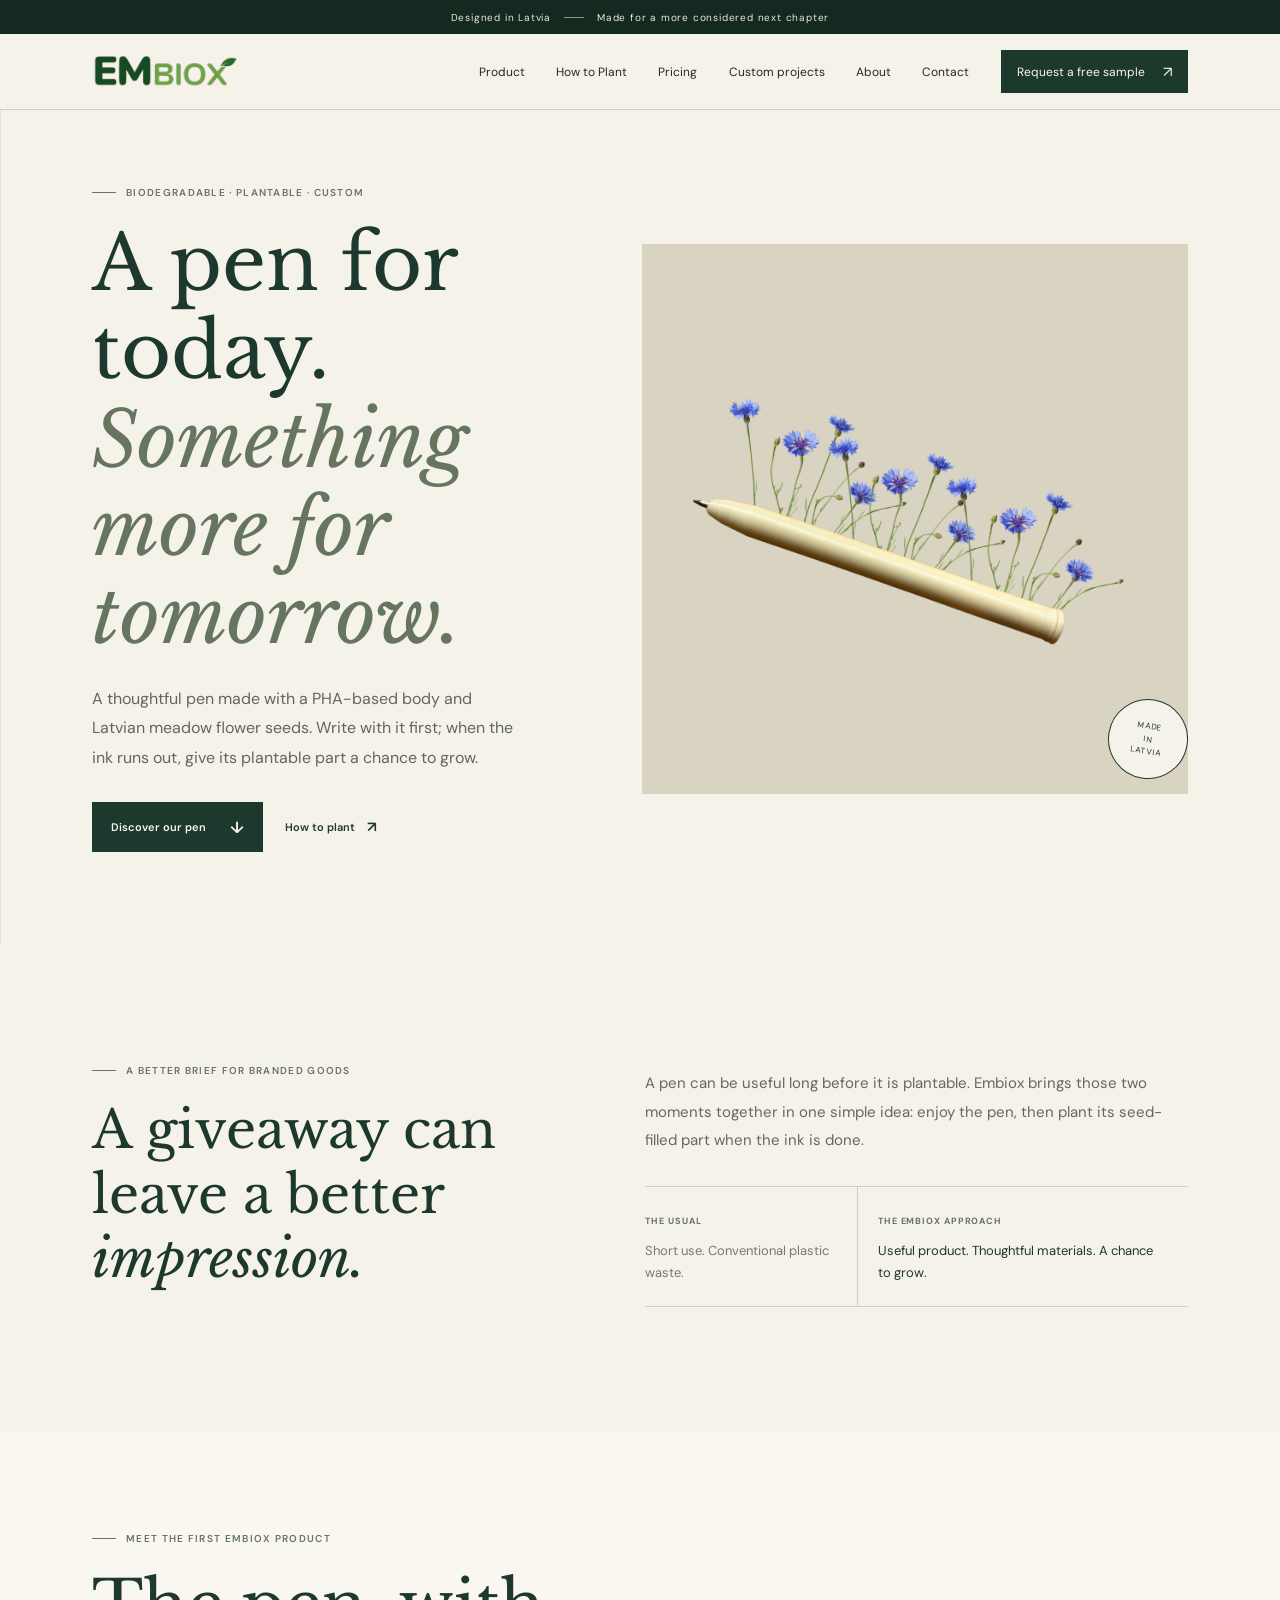
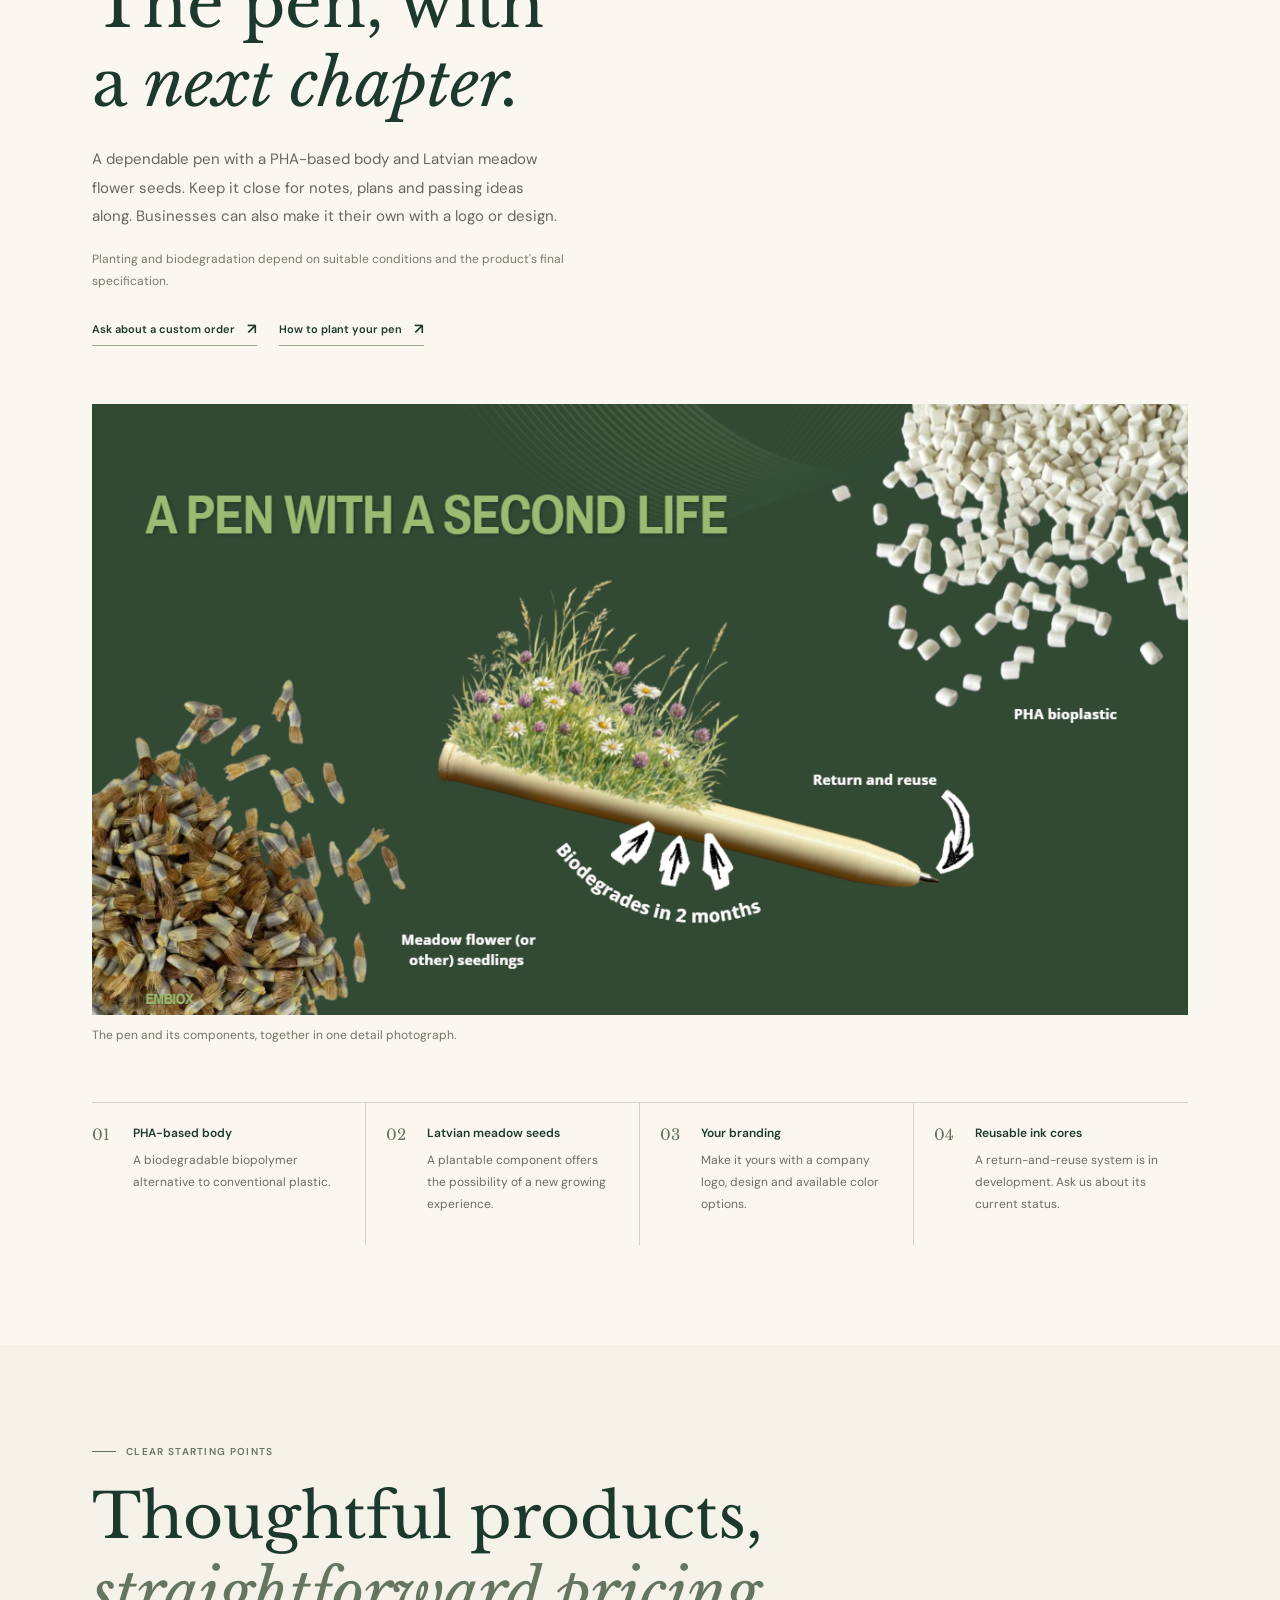
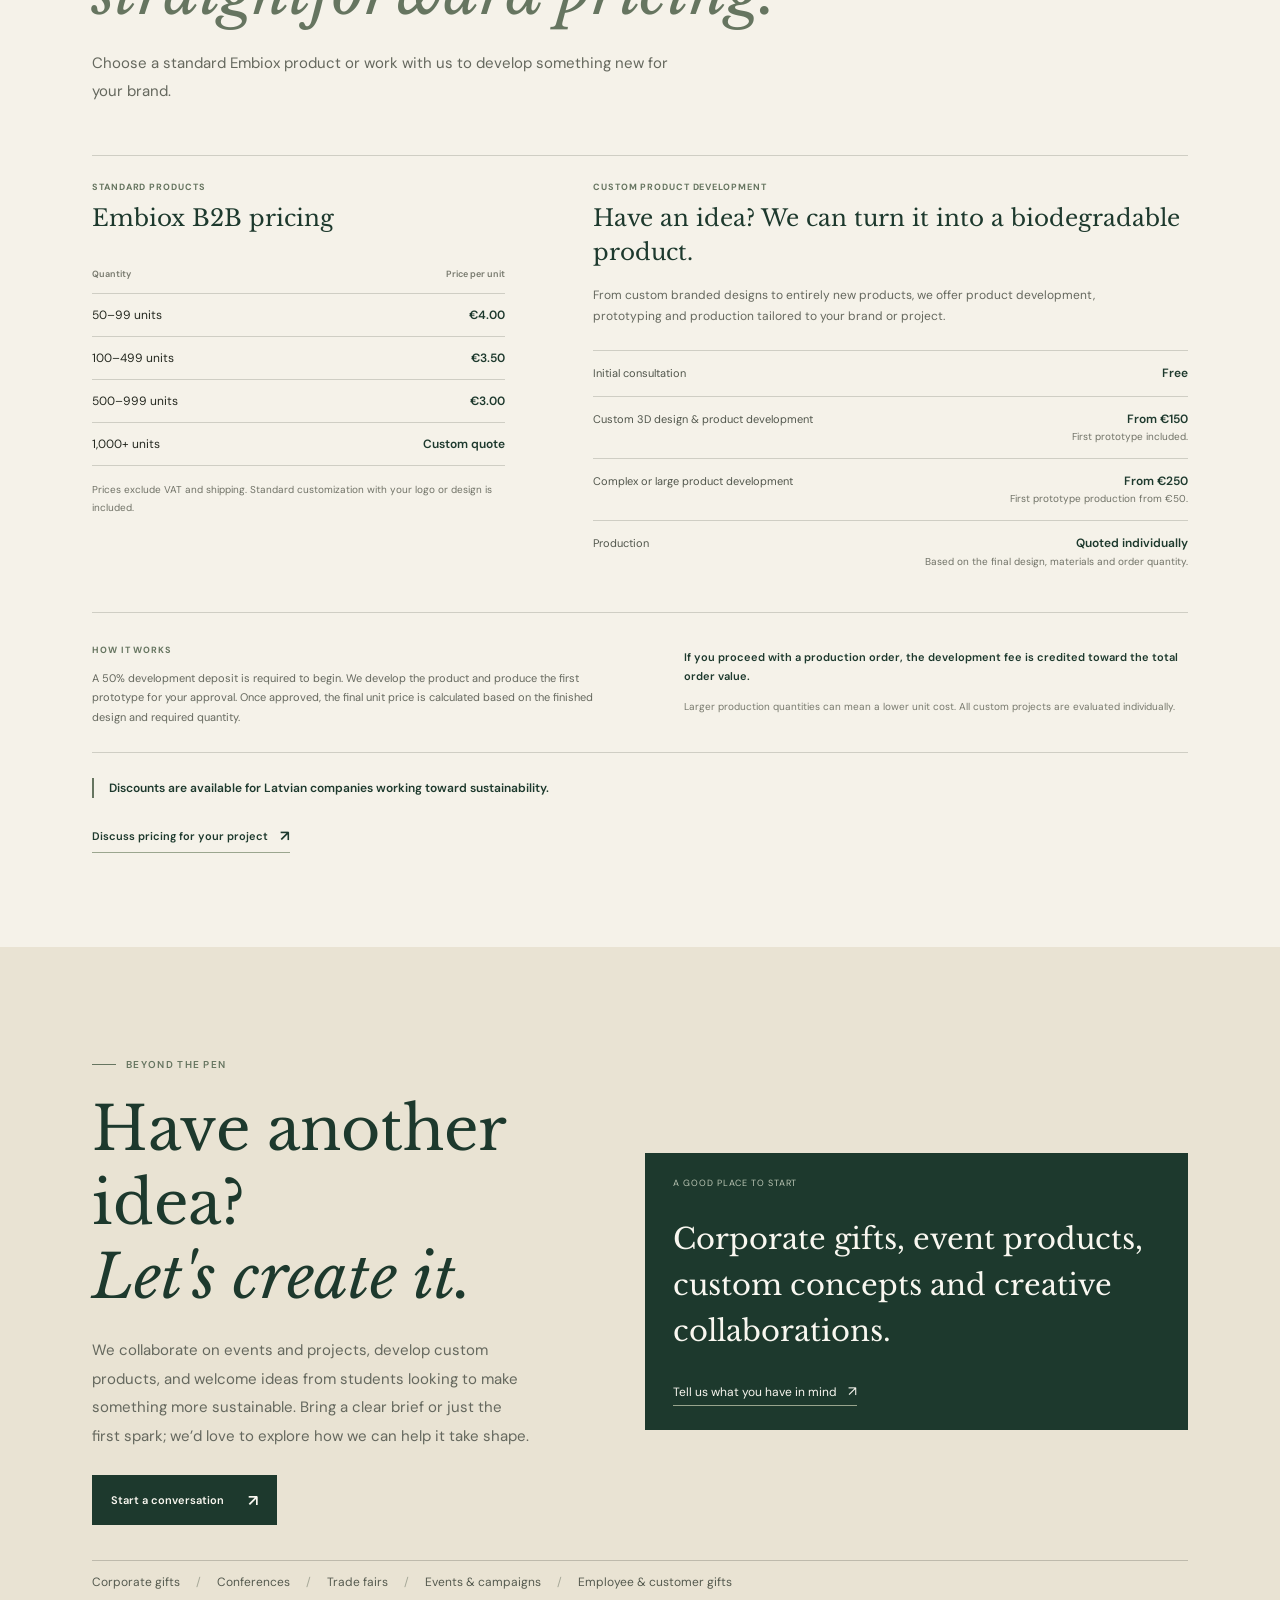
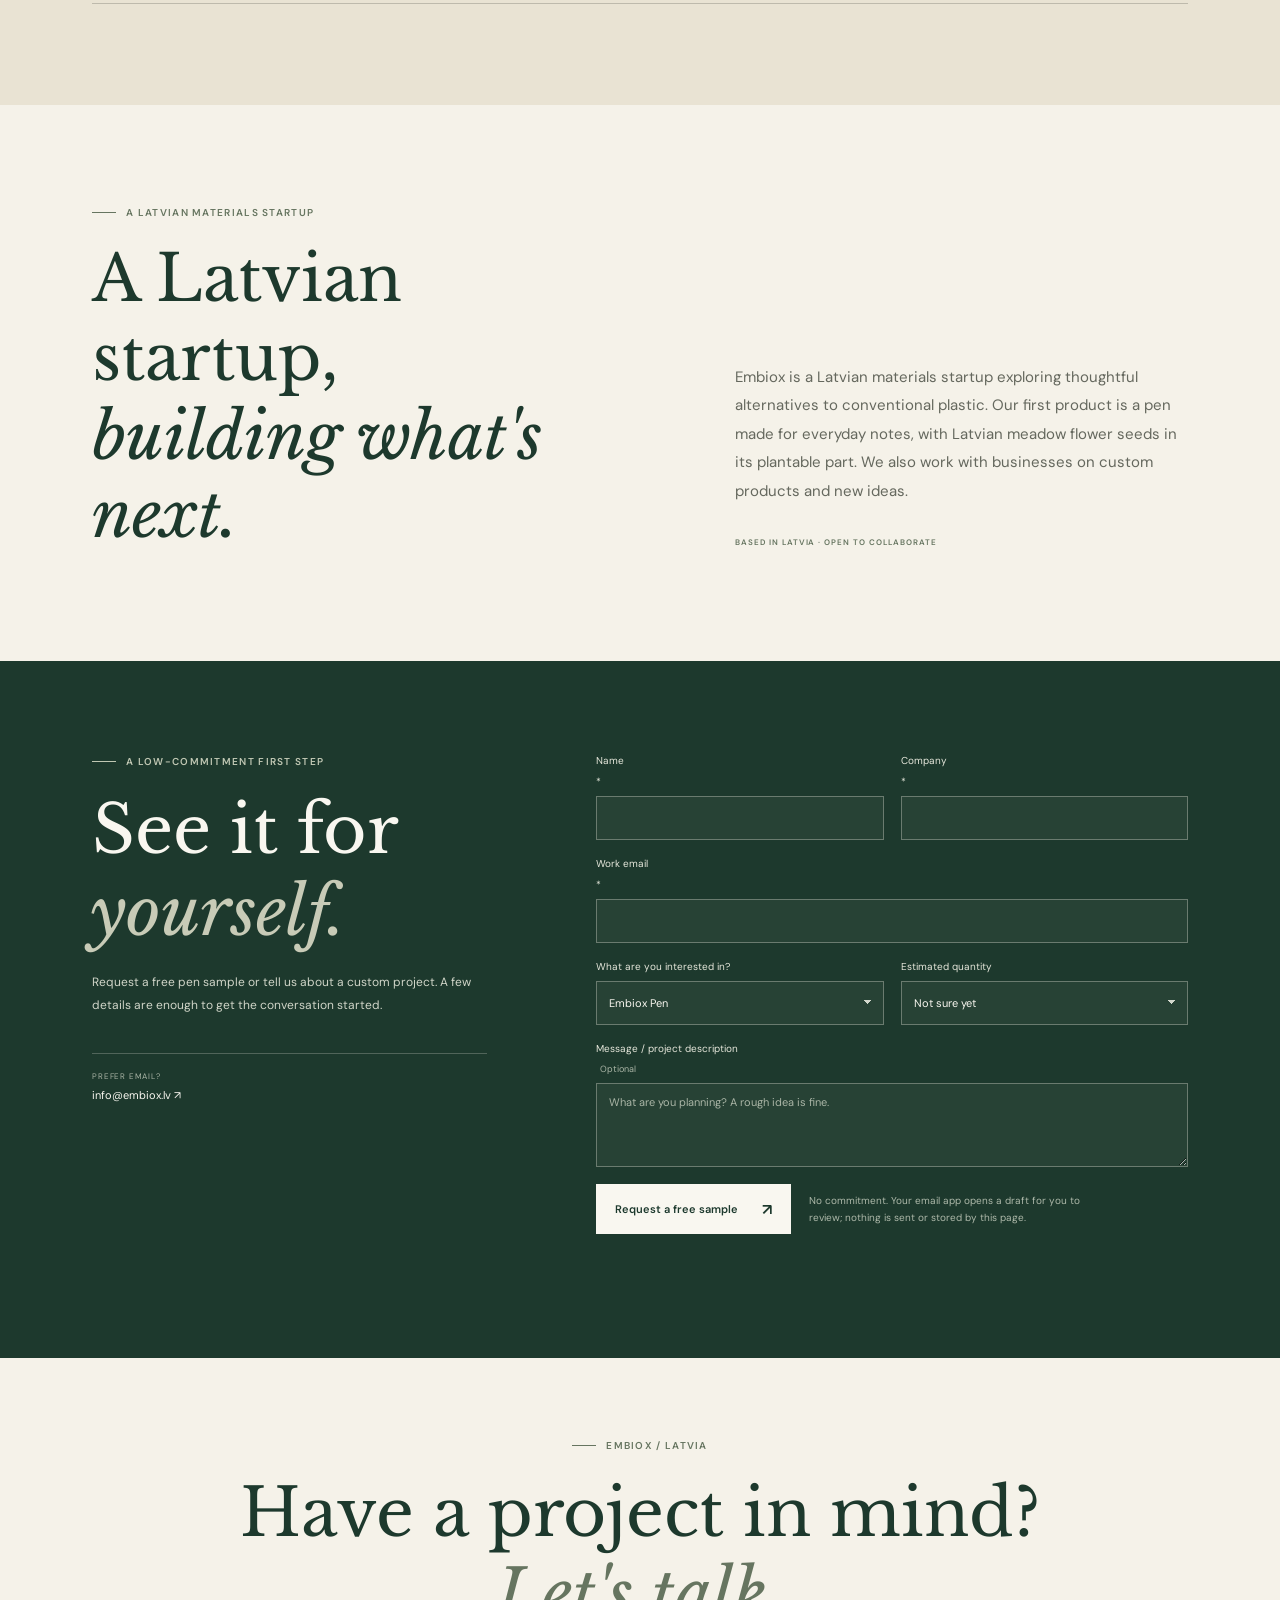
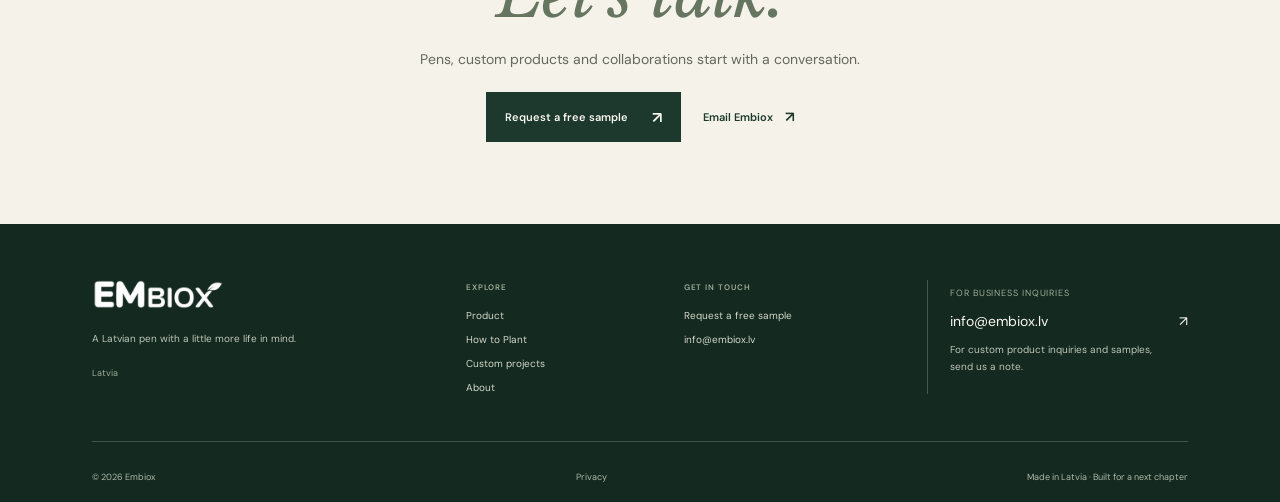
<file: index.html>
<!doctype html>
<html lang="en">
<head>
  <meta charset="utf-8">
  <meta name="viewport" content="width=device-width, initial-scale=1">
  <meta name="theme-color" content="#f5f2e9">
  <meta name="description" content="Embiox develops biodegradable and plantable promotional products for businesses, including custom branded pens made with PHA-based materials.">
  <meta property="og:type" content="website">
  <meta property="og:title" content="Embiox — Biodegradable &amp; Plantable Promotional Products">
  <meta property="og:description" content="Meet the plantable promotional pen, made with PHA-based material and Latvian meadow flower seeds.">
  <meta property="og:url" content="https://embiox.lv/">
  <title>Embiox — Biodegradable &amp; Plantable Promotional Products</title>
  <link rel="preconnect" href="https://fonts.googleapis.com">
  <link rel="preconnect" href="https://fonts.gstatic.com" crossorigin>
  <link href="https://fonts.googleapis.com/css2?family=DM+Sans:wght@400;500;600;700&amp;family=Libre+Baskerville:ital,wght@0,400;0,700;1,400&amp;display=swap" rel="stylesheet">
  <link rel="stylesheet" href="style.css">
  <script src="script.js" defer></script>
</head>
<body>
  <a class="skip-link" href="#main">Skip to content</a>
  <div class="announcement"><span>Designed in Latvia</span><span class="announcement-divider" aria-hidden="true"></span><span>Made for a more considered next chapter</span></div>
  <header class="site-header">
    <a class="wordmark" href="#top" aria-label="Embiox home"><img class="brand-logo" src="images/embiox-logo.png" alt="Embiox" width="636" height="144"></a>
    <button class="menu-toggle" type="button" aria-label="Open menu" aria-controls="primary-navigation" aria-expanded="false">
      <span></span><span></span>
    </button>
    <nav class="nav-links" id="primary-navigation" aria-label="Main navigation">
      <a href="#product">Product</a>
      <a href="how-to-plant/">How to Plant</a>
      <a href="#pricing">Pricing</a>
      <a href="#business">Custom projects</a>
      <a href="#about">About</a>
      <a href="#sample">Contact</a>
      <a class="nav-cta" href="#sample">Request a free sample <span aria-hidden="true">↗</span></a>
    </nav>
  </header>

  <main id="main">
    <section class="hero" id="top" aria-labelledby="hero-title">
      <div class="hero-copy reveal">
        <p class="eyebrow eyebrow-light"><span class="eyebrow-line"></span> Biodegradable · Plantable · Custom</p>
        <h1 id="hero-title">A pen for today.<br><em>Something more for tomorrow.</em></h1>
        <p class="hero-description">A thoughtful pen made with a PHA-based body and Latvian meadow flower seeds. Write with it first; when the ink runs out, give its plantable part a chance to grow.</p>
        <div class="hero-actions">
          <a class="button button-light" href="#product">Discover our pen <span aria-hidden="true">↓</span></a>
          <a class="text-link text-link-light" href="how-to-plant/">How to plant <span aria-hidden="true">↗</span></a>
        </div>
      </div>
      <div class="hero-art reveal">
        <img class="hero-photo" src="images/embiox-pen-hero.png" alt="Embiox biodegradable promotional pen with its planting capsule" width="1212" height="977" fetchpriority="high">
        <div class="hero-stamp" aria-hidden="true"><span>MADE</span><span>IN</span><span>LATVIA</span></div>
      </div>
    </section>

    <section class="problem section-pad" aria-labelledby="problem-title">
      <div class="section-heading reveal">
        <p class="eyebrow"><span class="eyebrow-line"></span> A better brief for branded goods</p>
        <h2 id="problem-title">A giveaway can leave a better <em>impression.</em></h2>
      </div>
      <div class="problem-body reveal">
        <p>A pen can be useful long before it is plantable. Embiox brings those two moments together in one simple idea: enjoy the pen, then plant its seed-filled part when the ink is done.</p>
        <div class="comparison" aria-label="A comparison of conventional promotional products and the Embiox approach">
          <div class="comparison-side comparison-muted"><span class="comparison-label">THE USUAL</span><p>Short use. Conventional plastic waste.</p></div>
          <div class="comparison-side comparison-featured"><span class="comparison-label">THE EMBIOX APPROACH</span><p>Useful product. Thoughtful materials. A chance to grow.</p></div>
        </div>
      </div>
    </section>

    <section class="product section-pad" id="product" aria-labelledby="product-title">
      <div class="product-copy reveal">
        <p class="eyebrow"><span class="eyebrow-line"></span> Meet the first Embiox product</p>
        <h2 id="product-title">The pen, with<br>a <em>next chapter.</em></h2>
        <p class="body-copy">A dependable pen with a PHA-based body and Latvian meadow flower seeds. Keep it close for notes, plans and passing ideas along. Businesses can also make it their own with a logo or design.</p>
        <p class="product-note">Planting and biodegradation depend on suitable conditions and the product's final specification.</p>
        <a class="text-link" href="#sample">Ask about a custom order <span aria-hidden="true">↗</span></a>
        <a class="text-link product-guide-link" href="how-to-plant/">How to plant your pen <span aria-hidden="true">↗</span></a>
      </div>
      <figure class="product-detail reveal">
        <div class="product-detail-frame">
          <img class="product-detail-photo" src="images/embiox-pen-detail.png" alt="Embiox pen components, including the body, ink core and seed capsule" width="1185" height="661" loading="lazy">
        </div>
        <figcaption>The pen and its components, together in one detail photograph.</figcaption>
      </figure>
      <div class="feature-list">
        <article class="feature-item reveal"><span class="feature-index">01</span><div><h3>PHA-based body</h3><p>A biodegradable biopolymer alternative to conventional plastic.</p></div></article>
        <article class="feature-item reveal"><span class="feature-index">02</span><div><h3>Latvian meadow seeds</h3><p>A plantable component offers the possibility of a new growing experience.</p></div></article>
        <article class="feature-item reveal"><span class="feature-index">03</span><div><h3>Your branding</h3><p>Make it yours with a company logo, design and available color options.</p></div></article>
        <article class="feature-item reveal"><span class="feature-index">04</span><div><h3>Reusable ink cores</h3><p>A return-and-reuse system is in development. Ask us about its current status.</p></div></article>
      </div>
    </section>

    <section class="pricing section-pad" id="pricing" aria-labelledby="pricing-title">
      <div class="pricing-intro reveal">
        <p class="eyebrow"><span class="eyebrow-line"></span> Clear starting points</p>
        <h2 id="pricing-title">Thoughtful products,<br><em>straightforward pricing.</em></h2>
        <p class="body-copy">Choose a standard Embiox product or work with us to develop something new for your brand.</p>
      </div>
      <div class="pricing-panels">
        <div class="pricing-panel reveal">
          <p class="pricing-kicker">STANDARD PRODUCTS</p>
          <h3>Embiox B2B pricing</h3>
          <table class="price-table">
            <caption class="sr-only">Embiox standard product pricing by order quantity</caption>
            <thead><tr><th scope="col">Quantity</th><th scope="col">Price per unit</th></tr></thead>
            <tbody>
              <tr><td>50–99 units</td><td>€4.00</td></tr>
              <tr><td>100–499 units</td><td>€3.50</td></tr>
              <tr><td>500–999 units</td><td>€3.00</td></tr>
              <tr><td>1,000+ units</td><td>Custom quote</td></tr>
            </tbody>
          </table>
          <p class="pricing-footnote">Prices exclude VAT and shipping. Standard customization with your logo or design is included.</p>
        </div>
        <div class="pricing-panel pricing-custom reveal">
          <p class="pricing-kicker">CUSTOM PRODUCT DEVELOPMENT</p>
          <h3>Have an idea? We can turn it into a biodegradable product.</h3>
          <p class="pricing-description">From custom branded designs to entirely new products, we offer product development, prototyping and production tailored to your brand or project.</p>
          <dl class="development-prices">
            <div><dt>Initial consultation</dt><dd>Free</dd></div>
            <div><dt>Custom 3D design &amp; product development</dt><dd>From €150 <span>First prototype included.</span></dd></div>
            <div><dt>Complex or large product development</dt><dd>From €250 <span>First prototype production from €50.</span></dd></div>
            <div><dt>Production</dt><dd>Quoted individually <span>Based on the final design, materials and order quantity.</span></dd></div>
          </dl>
        </div>
      </div>
      <div class="pricing-process reveal">
        <div><span class="pricing-kicker">HOW IT WORKS</span><p>A 50% development deposit is required to begin. We develop the product and produce the first prototype for your approval. Once approved, the final unit price is calculated based on the finished design and required quantity.</p></div>
        <div><p class="pricing-credit">If you proceed with a production order, the development fee is credited toward the total order value.</p><p class="pricing-small">Larger production quantities can mean a lower unit cost. All custom projects are evaluated individually.</p></div>
      </div>
      <p class="pricing-local reveal">Discounts are available for Latvian companies working toward sustainability.</p>
      <a class="text-link pricing-link reveal" href="#sample">Discuss pricing for your project <span aria-hidden="true">↗</span></a>
    </section>

    <section class="business section-pad" id="business" aria-labelledby="business-title">
      <div class="business-copy reveal">
        <p class="eyebrow"><span class="eyebrow-line"></span> Beyond the pen</p>
        <h2 id="business-title">Have another idea?<br><em>Let's create it.</em></h2>
        <p class="body-copy">We collaborate on events and projects, develop custom products, and welcome ideas from students looking to make something more sustainable. Bring a clear brief or just the first spark; we’d love to explore how we can help it take shape.</p>
        <a class="button button-dark" href="#sample">Start a conversation <span aria-hidden="true">↗</span></a>
      </div>
      <div class="custom-note reveal">
        <span class="placeholder-topline">A GOOD PLACE TO START</span>
        <p>Corporate gifts, event products, custom concepts and creative collaborations.</p>
        <a href="#sample">Tell us what you have in mind <span aria-hidden="true">↗</span></a>
      </div>
      <div class="use-cases reveal" aria-label="Suitable business use cases">
        <span>Corporate gifts</span><span>Conferences</span><span>Trade fairs</span><span>Events &amp; campaigns</span><span>Employee &amp; customer gifts</span>
      </div>
    </section>

    <section class="about section-pad" id="about" aria-labelledby="about-title">
      <p class="eyebrow reveal"><span class="eyebrow-line"></span> A Latvian materials startup</p>
      <div class="about-layout">
        <h2 class="reveal" id="about-title">A Latvian startup, <em>building what's next.</em></h2>
        <div class="about-copy reveal"><p>Embiox is a Latvian materials startup exploring thoughtful alternatives to conventional plastic. Our first product is a pen made for everyday notes, with Latvian meadow flower seeds in its plantable part. We also work with businesses on custom products and new ideas.</p><span class="latvia-mark">BASED IN LATVIA · OPEN TO COLLABORATE</span></div>
      </div>
    </section>

    <section class="sample section-pad" id="sample" aria-labelledby="sample-title">
      <div class="sample-intro reveal">
        <p class="eyebrow eyebrow-light"><span class="eyebrow-line"></span> A low-commitment first step</p>
        <h2 id="sample-title">See it for<br><em>yourself.</em></h2>
        <p>Request a free pen sample or tell us about a custom project. A few details are enough to get the conversation started.</p>
        <div class="sample-contact"><span>Prefer email?</span><a href="mailto:info@embiox.lv">info@embiox.lv <span aria-hidden="true">↗</span></a></div>
      </div>
      <form class="sample-form" id="sample-form">
        <div class="form-row">
          <label for="name">Name <span aria-hidden="true">*</span><input id="name" name="name" autocomplete="name" required></label>
          <label for="company">Company <span aria-hidden="true">*</span><input id="company" name="company" autocomplete="organization" required></label>
        </div>
        <label for="email">Work email <span aria-hidden="true">*</span><input id="email" name="email" type="email" autocomplete="email" required></label>
        <div class="form-row">
          <label for="interest">What are you interested in?<select id="interest" name="interest"><option value="Embiox Pen">Embiox Pen</option><option value="Custom Product">Custom Product</option><option value="Corporate Gifts">Corporate Gifts</option><option value="Event / Campaign">Event / Campaign</option><option value="Collaboration">Collaboration</option><option value="Other">Other</option></select></label>
          <label for="quantity">Estimated quantity<select id="quantity" name="quantity"><option value="Not sure yet">Not sure yet</option><option value="Under 100">Under 100</option><option>100–499</option><option>500–999</option><option>1,000–4,999</option><option>5,000+</option></select></label>
        </div>
        <label for="message">Message / project description <span class="optional">Optional</span><textarea id="message" name="message" rows="3" placeholder="What are you planning? A rough idea is fine."></textarea></label>
        <div class="form-submit"><button class="button button-light" type="submit">Request a free sample <span aria-hidden="true">↗</span></button><p class="privacy-note">No commitment. Your email app opens a draft for you to review; nothing is sent or stored by this page.</p></div>
        <p class="form-status" id="form-status" role="status" aria-live="polite"></p>
      </form>
    </section>

    <section class="business-close section-pad" aria-labelledby="business-close-title">
      <p class="eyebrow reveal"><span class="eyebrow-line"></span> Embiox / Latvia</p>
      <h2 class="reveal" id="business-close-title">Have a project in mind?<br><em>Let's talk.</em></h2>
      <p class="reveal">Pens, custom products and collaborations start with a conversation.</p>
      <div class="hero-actions reveal"><a class="button button-dark" href="#sample">Request a free sample <span aria-hidden="true">↗</span></a><a class="text-link" href="mailto:info@embiox.lv">Email Embiox <span aria-hidden="true">↗</span></a></div>
    </section>
  </main>

  <footer class="site-footer">
    <div class="footer-main">
      <div class="footer-brand-block"><a class="wordmark wordmark-footer" href="#top" aria-label="Embiox home"><img class="brand-logo" src="images/embiox-logo.png" alt="Embiox" width="636" height="144"></a><p>A Latvian pen with a little more life in mind.</p><span>Latvia</span></div>
      <div class="footer-column"><h2>Explore</h2><a href="#product">Product</a><a href="how-to-plant/">How to Plant</a><a href="#business">Custom projects</a><a href="#about">About</a></div>
      <div class="footer-column"><h2>Get in touch</h2><a href="#sample">Request a free sample</a><a href="mailto:info@embiox.lv">info@embiox.lv</a></div>
      <div class="footer-note-block"><span>FOR BUSINESS INQUIRIES</span><a href="mailto:info@embiox.lv">info@embiox.lv <span aria-hidden="true">↗</span></a><p>For custom product inquiries and samples, send us a note.</p></div>
    </div>
    <div class="footer-bottom"><span>© 2026 Embiox</span><a href="#privacy-note">Privacy</a><span>Made in Latvia · Built for a next chapter</span></div>
  </footer>
  <p class="sr-only" id="privacy-note">Information submitted through this website is not stored. The sample request form opens an email draft addressed to Embiox so you can review it before sending.</p>
</body>
</html>
</file>
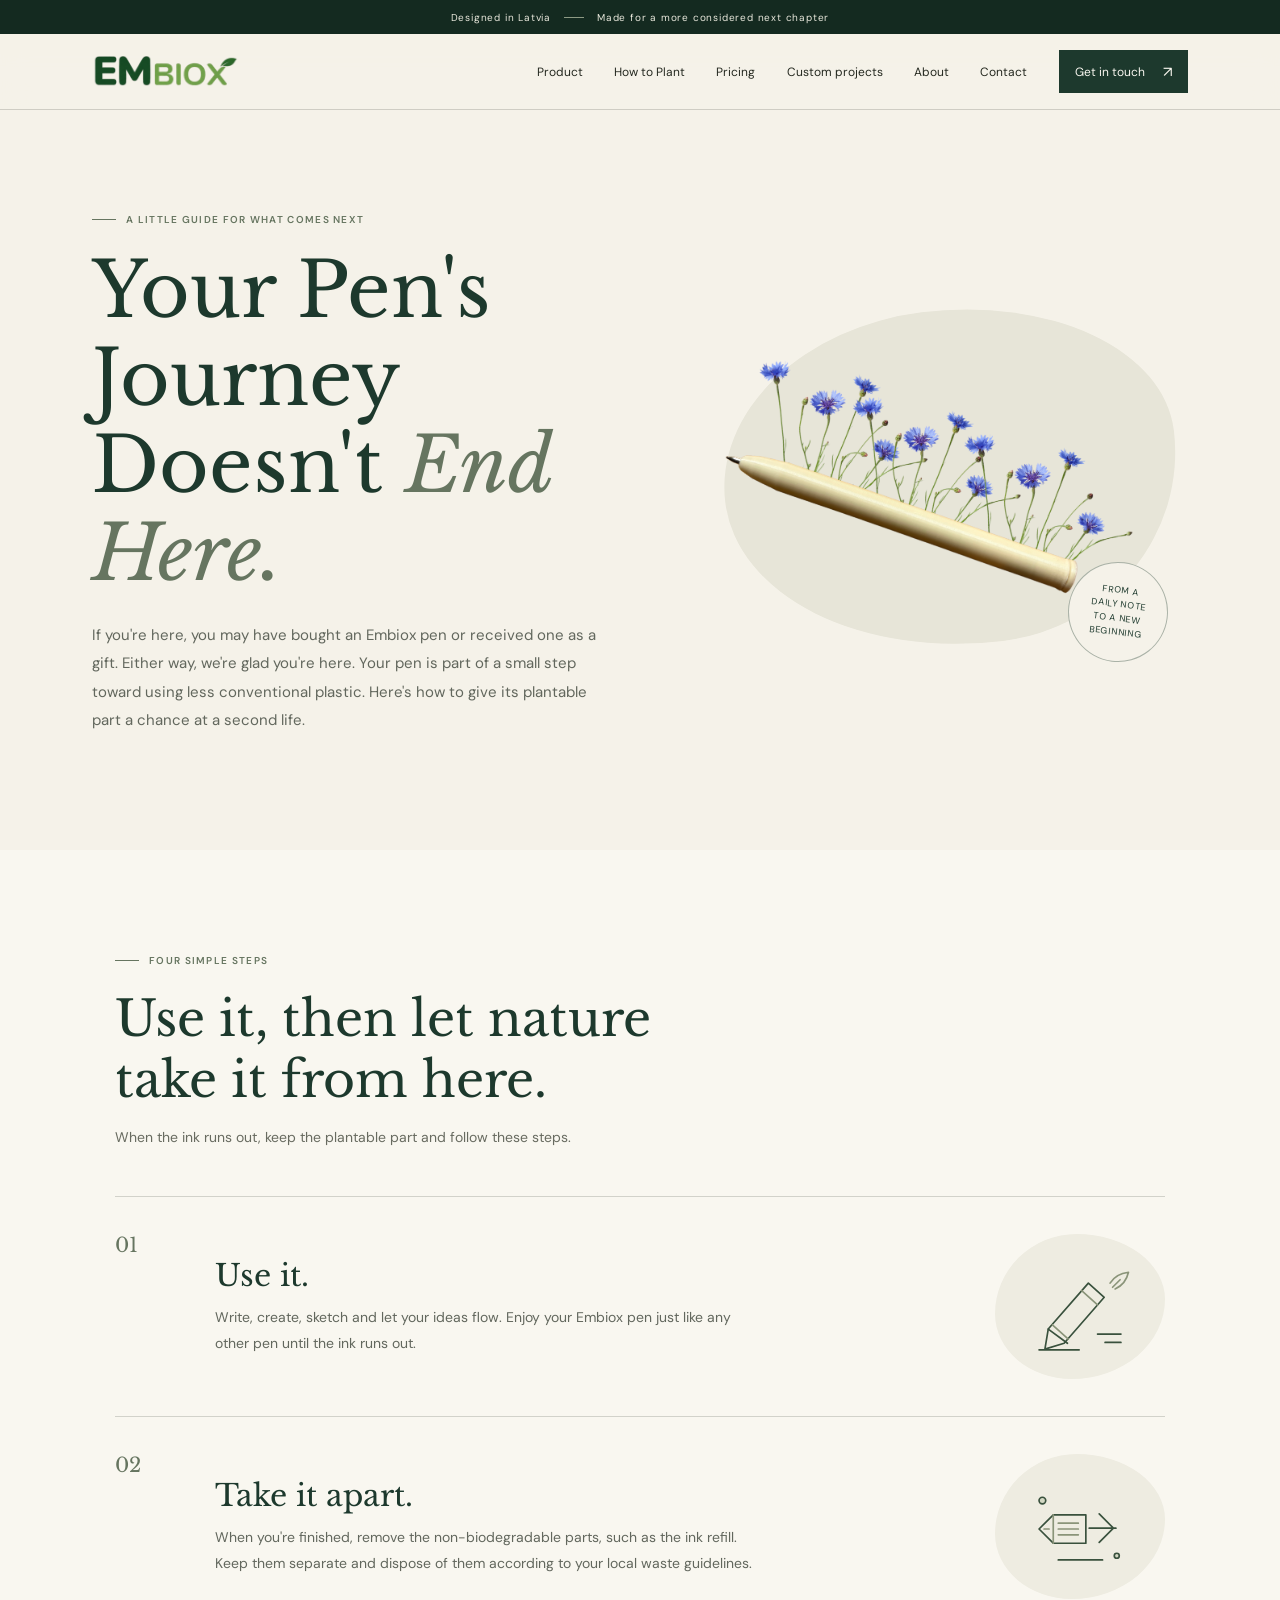
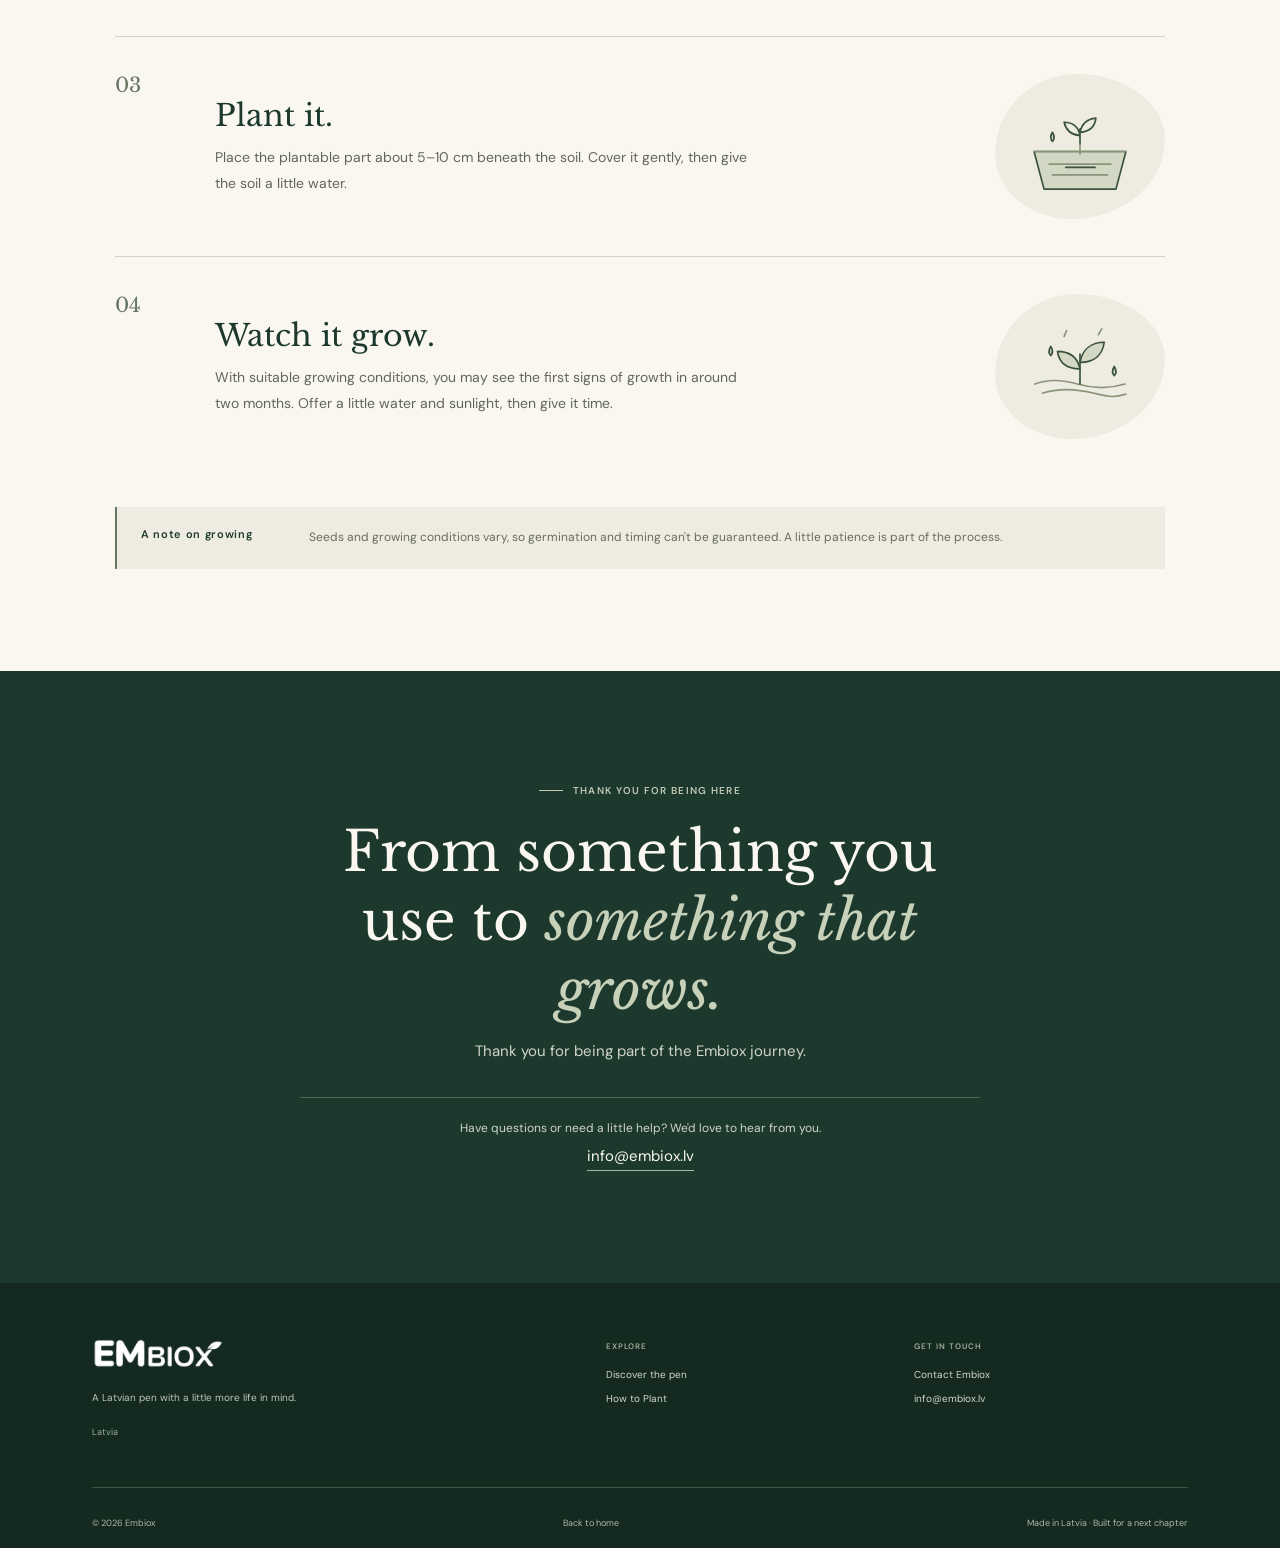
<file: how-to-plant/index.html>
<!doctype html>
<html lang="en">
<head>
  <meta charset="utf-8">
  <meta name="viewport" content="width=device-width, initial-scale=1">
  <meta name="theme-color" content="#f5f2e9">
  <meta name="description" content="Give your Embiox pen a second life. Follow four simple steps to separate, plant and care for its seed-filled part.">
  <meta property="og:type" content="website">
  <meta property="og:title" content="How to Plant Your Embiox Pen">
  <meta property="og:description" content="Use your pen, separate its plantable part, plant it and see what grows.">
  <meta property="og:url" content="https://embiox.lv/how-to-plant/">
  <link rel="canonical" href="https://embiox.lv/how-to-plant/">
  <title>How to Plant Your Embiox Pen — Embiox</title>
  <link rel="preconnect" href="https://fonts.googleapis.com">
  <link rel="preconnect" href="https://fonts.gstatic.com" crossorigin>
  <link href="https://fonts.googleapis.com/css2?family=DM+Sans:wght@400;500;600;700&amp;family=Libre+Baskerville:ital,wght@0,400;0,700;1,400&amp;display=swap" rel="stylesheet">
  <link rel="stylesheet" href="../style.css">
  <script src="../script.js" defer></script>
</head>
<body class="plant-page">
  <a class="skip-link" href="#main">Skip to content</a>
  <div class="announcement"><span>Designed in Latvia</span><span class="announcement-divider" aria-hidden="true"></span><span>Made for a more considered next chapter</span></div>
  <header class="site-header">
    <a class="wordmark" href="../#top" aria-label="Embiox home"><img class="brand-logo" src="../images/embiox-logo.png" alt="Embiox" width="636" height="144"></a>
    <button class="menu-toggle" type="button" aria-label="Open menu" aria-controls="primary-navigation" aria-expanded="false">
      <span></span><span></span>
    </button>
    <nav class="nav-links" id="primary-navigation" aria-label="Main navigation">
      <a href="../#product">Product</a>
      <a href="./" aria-current="page">How to Plant</a>
      <a href="../#pricing">Pricing</a>
      <a href="../#business">Custom projects</a>
      <a href="../#about">About</a>
      <a href="../#sample">Contact</a>
      <a class="nav-cta" href="../#sample">Get in touch <span aria-hidden="true">↗</span></a>
    </nav>
  </header>

  <main id="main">
    <section class="plant-hero" aria-labelledby="plant-title">
      <div class="plant-hero-copy reveal">
        <p class="eyebrow"><span class="eyebrow-line"></span> A little guide for what comes next</p>
        <h1 id="plant-title">Your Pen's Journey<br>Doesn't <em>End Here.</em></h1>
        <p>If you're here, you may have bought an Embiox pen or received one as a gift. Either way, we're glad you're here. Your pen is part of a small step toward using less conventional plastic. Here's how to give its plantable part a chance at a second life.</p>
      </div>
      <div class="plant-hero-art reveal">
        <img src="../images/embiox-pen-hero.png" alt="An Embiox pen with blue meadow flowers growing from its plantable part" width="1212" height="977" fetchpriority="high">
        <span class="plant-hero-caption" aria-hidden="true">From a daily note to a new beginning</span>
      </div>
    </section>

    <section class="plant-steps" aria-labelledby="steps-title">
      <div class="plant-steps-inner">
        <div class="plant-steps-heading reveal">
          <p class="eyebrow"><span class="eyebrow-line"></span> Four simple steps</p>
          <h2 id="steps-title">Use it, then let nature take it from here.</h2>
          <p>When the ink runs out, keep the plantable part and follow these steps.</p>
        </div>

        <article class="plant-step reveal">
          <span class="plant-step-number">01</span>
          <div class="plant-step-copy">
            <h3>Use it.</h3>
            <p>Write, create, sketch and let your ideas flow. Enjoy your Embiox pen just like any other pen until the ink runs out.</p>
          </div>
          <div class="plant-step-art" aria-hidden="true">
            <svg viewBox="0 0 160 140" fill="none">
              <path d="m42 97 48-55 19 17-48 55-23 7 4-24Z"/>
              <path d="m82 51 19 17M47 92l19 17" class="plant-detail"/>
              <path d="m42 97 23 17"/>
              <path d="M31 122h48M101 103h28M110 113h19"/>
              <path d="M116 42c5-8 13-12 22-13-2 9-7 16-16 20M119 47l9-9" class="plant-detail"/>
            </svg>
          </div>
        </article>

        <article class="plant-step reveal">
          <span class="plant-step-number">02</span>
          <div class="plant-step-copy">
            <h3>Take it apart.</h3>
            <p>When you're finished, remove the non-biodegradable parts, such as the ink refill. Keep them separate and dispose of them according to your local waste guidelines.</p>
          </div>
          <div class="plant-step-art" aria-hidden="true">
            <svg viewBox="0 0 160 140" fill="none">
              <path d="m31 73 17-17h39v34H48L31 73Z"/>
              <path d="M48 56v34M37 73h6M54 66h24M54 73h24M54 80h24" class="plant-detail"/>
              <path d="m103 55 17 17-17 17M123 72H91"/>
              <path d="M54 110h53"/>
              <circle cx="35" cy="39" r="4" class="plant-fill"/>
              <circle cx="124" cy="105" r="3" class="plant-fill"/>
            </svg>
          </div>
        </article>

        <article class="plant-step reveal">
          <span class="plant-step-number">03</span>
          <div class="plant-step-copy">
            <h3>Plant it.</h3>
            <p>Place the plantable part about 5–10 cm beneath the soil. Cover it gently, then give the soil a little water.</p>
          </div>
          <div class="plant-step-art" aria-hidden="true">
            <svg viewBox="0 0 160 140" fill="none">
              <path d="M25 76h110l-12 45H37L25 76Z" class="plant-fill"/>
              <path d="M25 76h110M43 91h74M47 104h66" class="plant-detail"/>
              <path d="M63 95h35"/>
              <path d="M80 49v18M80 57c-11-1-17-7-19-16 10 0 17 5 19 16ZM80 53c2-10 9-16 19-17-1 10-8 16-19 17Z"/>
              <path d="M80 67v12" class="plant-detail"/>
              <path d="M47 53c-3 5-3 8 0 11 3-3 3-6 0-11Z" class="plant-fill"/>
            </svg>
          </div>
        </article>

        <article class="plant-step reveal">
          <span class="plant-step-number">04</span>
          <div class="plant-step-copy">
            <h3>Watch it grow.</h3>
            <p>With suitable growing conditions, you may see the first signs of growth in around two months. Offer a little water and sunlight, then give it time.</p>
          </div>
          <div class="plant-step-art" aria-hidden="true">
            <svg viewBox="0 0 160 140" fill="none">
              <path d="M26 91c18-7 34-5 51 0s34 7 57 0M35 102c21-7 42-5 62 0s25 5 38 1" class="plant-detail"/>
              <path d="M80 91V55"/>
              <path d="M80 73c-17 0-25-8-27-21 15 0 24 7 27 21ZM80 65c3-16 14-24 29-24-2 15-12 24-29 24Z" class="plant-fill"/>
              <path d="M45 46c-3 5-3 8 0 11 3-3 3-6 0-11ZM121 70c-3 5-3 8 0 11 3-3 3-6 0-11Z" class="plant-fill"/>
              <path d="m61 34 3-7M102 32l4-7" class="plant-detail"/>
            </svg>
          </div>
        </article>

        <aside class="plant-note reveal">
          <strong>A note on growing</strong>
          <p>Seeds and growing conditions vary, so germination and timing can't be guaranteed. A little patience is part of the process.</p>
        </aside>
      </div>
    </section>

    <section class="plant-closing" aria-labelledby="plant-closing-title">
      <div class="plant-closing-inner reveal">
        <p class="eyebrow"><span class="eyebrow-line"></span> Thank you for being here</p>
        <h2 id="plant-closing-title">From something you use to <em>something that grows.</em></h2>
        <p class="plant-closing-copy">Thank you for being part of the Embiox journey.</p>
        <div class="plant-contact">
          <p>Have questions or need a little help? We'd love to hear from you.</p>
          <a href="mailto:info@embiox.lv">info@embiox.lv</a>
        </div>
      </div>
    </section>
  </main>

  <footer class="site-footer plant-footer">
    <div class="footer-main">
      <div class="footer-brand-block"><a class="wordmark wordmark-footer" href="../#top" aria-label="Embiox home"><img class="brand-logo" src="../images/embiox-logo.png" alt="Embiox" width="636" height="144"></a><p>A Latvian pen with a little more life in mind.</p><span>Latvia</span></div>
      <div class="footer-column"><h2>Explore</h2><a href="../#product">Discover the pen</a><a href="./" aria-current="page">How to Plant</a></div>
      <div class="footer-column"><h2>Get in touch</h2><a href="../#sample">Contact Embiox</a><a href="mailto:info@embiox.lv">info@embiox.lv</a></div>
    </div>
    <div class="footer-bottom"><span>© 2026 Embiox</span><a href="../#top">Back to home</a><span>Made in Latvia · Built for a next chapter</span></div>
  </footer>
</body>
</html>
</file>
<file: style.css>
@charset "UTF-8";
:root {
  color-scheme: light;
  --paper: #f5f2e9;
  --paper-deep: #e9e3d3;
  --cream: #f9f7f0;
  --forest: #1d392d;
  --forest-deep: #142a20;
  --sage: #aab19a;
  --moss: #667560;
  --ink: #252920;
  --muted: #77796d;
  --line: rgba(37, 41, 32, .18);
  --serif: "Libre Baskerville", Georgia, serif;
  --sans: "DM Sans", "Segoe UI", sans-serif;
  --gutter: clamp(22px, 7.2vw, 112px);
  --content: 1440px;
}
* { box-sizing: border-box; }
html { scroll-behavior: smooth; scroll-padding-top: 88px; }
body { margin: 0; color: var(--ink); background: var(--paper); font-family: var(--sans); font-size: 16px; -webkit-font-smoothing: antialiased; }
body.menu-open { overflow: hidden; }
a { color: inherit; text-decoration: none; }
button, input, select, textarea { font: inherit; }
button, a { -webkit-tap-highlight-color: transparent; }
button:focus-visible, a:focus-visible, input:focus-visible, select:focus-visible, textarea:focus-visible { outline: 2px solid #a6b293; outline-offset: 4px; }
img, svg { display: block; max-width: 100%; }
::selection { color: var(--cream); background: var(--forest); }
.skip-link { position: fixed; z-index: 100; top: 8px; left: 8px; padding: 12px 16px; color: white; background: var(--forest); transform: translateY(-160%); }
.skip-link:focus { transform: translateY(0); }
.sr-only { position: absolute; width: 1px; height: 1px; padding: 0; margin: -1px; overflow: hidden; clip: rect(0,0,0,0); white-space: nowrap; border: 0; }
.announcement { min-height: 34px; padding: 8px var(--gutter); display: flex; justify-content: center; align-items: center; gap: 13px; color: #e9e8dc; background: var(--forest-deep); font-size: 10px; letter-spacing: .08em; }
.announcement-divider { width: 20px; height: 1px; background: #8d9a84; }
.site-header { position: sticky; z-index: 30; top: 0; min-height: 76px; padding: 0 var(--gutter); display: flex; justify-content: space-between; align-items: center; border-bottom: 1px solid var(--line); background: rgba(245, 242, 233, .96); backdrop-filter: blur(14px); }
.wordmark { display: inline-flex; align-items: baseline; width: fit-content; color: var(--forest); font-size: 21px; font-weight: 700; letter-spacing: .12em; }
.wordmark-period { color: #829071; }
.brand-logo { width: 147px; height: auto; object-fit: contain; }
.nav-links { display: flex; align-items: center; gap: clamp(17px, 2.45vw, 38px); font-size: 12px; }
.nav-links a { transition: color .2s ease; }
.nav-links a:hover { color: var(--moss); }
.nav-links .nav-cta { min-height: 43px; padding: 0 16px; display: inline-flex; align-items: center; gap: 18px; color: var(--cream); background: var(--forest); }
.nav-cta span { font-size: 15px; }
.menu-toggle { display: none; }
.hero { position: relative; min-height: min(690px, calc(100svh - 110px)); max-width: var(--content); margin: 0 auto; padding: 75px var(--gutter) 93px; display: grid; grid-template-columns: .94fr 1.06fr; align-items: center; gap: 6%; color: var(--forest); background: var(--paper); }
main { overflow: clip; }
main > .hero { max-width: none; }
.hero::before { position: absolute; top: 0; bottom: 0; left: max(0px, calc((100vw - var(--content)) / 2)); width: 1px; background: rgba(37, 41, 32, .08); content: ""; }
.hero-copy { position: relative; z-index: 1; max-width: 600px; }
.eyebrow { margin: 0 0 20px; display: flex; align-items: center; gap: 10px; color: var(--moss); font-size: 10px; font-weight: 600; letter-spacing: .13em; line-height: 1.5; text-transform: uppercase; }
.eyebrow-light { color: #c0c7b3; }
.hero .eyebrow-light { color: var(--moss); }
.eyebrow-line { width: 24px; height: 1px; flex: 0 0 auto; background: currentColor; }
h1, h2, h3, p { margin-top: 0; }
h1, h2 { font-family: var(--serif); font-weight: 400; letter-spacing: 0; }
h1 { max-width: 680px; margin-bottom: 22px; font-size: clamp(48px, 6vw, 80px); line-height: 1.15; }
h1 em, h2 em { font-weight: 400; }
.hero h1 em { color: var(--moss); }
.sample h2 em { color: #c8cbb7; }
.hero-description { max-width: 430px; margin-bottom: 30px; color: #62675d; font-size: 16px; line-height: 1.85; }
.hero-actions { display: flex; align-items: center; flex-wrap: wrap; gap: 22px; }
.button { min-height: 50px; padding: 0 18px; display: inline-flex; justify-content: center; align-items: center; gap: 24px; border: 1px solid transparent; cursor: pointer; font-size: 11px; font-weight: 600; transition: color .2s ease, background .2s ease, border-color .2s ease, transform .2s ease; }
.button:hover { transform: translateY(-2px); }
.button-light { color: var(--forest); background: var(--cream); }
.button-light:hover { background: #e1e5d8; }
.button-dark { color: var(--cream); background: var(--forest); }
.button-dark:hover { background: var(--forest-deep); }
.button span { font-size: 16px; }
.text-link { min-height: 34px; display: inline-flex; align-items: center; gap: 12px; color: var(--forest); font-size: 11px; font-weight: 600; }
.text-link > span { font-size: 15px; transition: transform .2s ease; }
.text-link:hover > span { transform: translate(3px, -2px); }
.text-link-light { color: var(--cream); }
.hero .button-light { color: var(--cream); background: var(--forest); }
.hero .button-light:hover { background: var(--forest-deep); }
.hero .text-link-light { color: var(--forest); }
.hero-art { position: relative; min-width: 0; height: clamp(370px, 43vw, 550px); padding: 14px; overflow: hidden; background: #d9d3c2; color: var(--forest); }
.hero-photo { width: 100%; height: 100%; object-fit: contain; object-position: center; transition: transform .55s ease; }
.hero-art:hover .hero-photo { transform: scale(1.025); }
.hero-stamp { position: absolute; z-index: 1; right: 0; bottom: 15px; width: 80px; height: 80px; display: flex; flex-direction: column; justify-content: center; align-items: center; border: 1px solid var(--forest); border-radius: 50%; color: var(--forest); background: var(--paper); font-size: 8px; letter-spacing: .12em; line-height: 1.55; transform: rotate(9deg); }
.hero-index { position: absolute; right: var(--gutter); bottom: 25px; left: var(--gutter); display: flex; align-items: center; gap: 12px; color: #77796d; font-size: 8px; letter-spacing: .1em; }
.index-line { width: 47px; height: 1px; background: #81907f; }
.section-pad { padding-right: var(--gutter); padding-left: var(--gutter); }
.problem { padding-top: 118px; padding-bottom: 118px; display: grid; grid-template-columns: .9fr 1.1fr; gap: 10%; align-items: start; }
.section-heading h2, .product-copy h2, .business h2, .about h2, .sample h2, .business-close h2 { margin-bottom: 22px; color: var(--forest); font-size: clamp(35px, 4.1vw, 55px); line-height: 1.23; }
.problem-body > p, .body-copy, .business-copy > p:not(.eyebrow), .about-copy p { color: #65685e; font-size: 15px; line-height: 1.9; }
.problem-body > p { max-width: 590px; margin: 6px 0 31px; }
.comparison { display: grid; grid-template-columns: .78fr 1.22fr; border-top: 1px solid var(--line); border-bottom: 1px solid var(--line); }
.comparison-side { padding: 21px 20px 22px 0; }
.comparison-featured { padding-left: 20px; border-left: 1px solid var(--line); }
.comparison-label { color: var(--moss); font-size: 9px; font-weight: 700; letter-spacing: .1em; }
.comparison-side p { margin: 11px 0 0; color: #77796d; font-size: 13px; line-height: 1.7; }
.comparison-side p span { margin: 0 4px; color: #9a9b8e; }
.comparison-featured p { color: var(--forest); }
.product { padding-top: 99px; padding-bottom: 100px; display: block; background: var(--cream); }
.product-copy { max-width: 740px; }
.product-copy h2 { font-size: clamp(41px, 5vw, 65px); }
.body-copy { max-width: 470px; margin-bottom: 14px; }
.product-note { max-width: 540px; margin: 18px 0 10px; color: #77796d; font-size: 12px; line-height: 1.8; }
.product-copy .text-link { margin-top: 10px; border-bottom: 1px solid #9ba68f; }
.product-copy .product-guide-link { margin-left: 18px; }
.product-detail { margin: 58px 0 0; }
.product-detail-frame { aspect-ratio: 1185 / 661; overflow: hidden; background: #e5e0d2; }
.product-detail-photo { width: 100%; height: 100%; object-fit: cover; transition: transform .55s ease; }
.product-detail-frame:hover .product-detail-photo { transform: scale(1.02); }
.product-detail figcaption { margin-top: 11px; color: #727469; font-size: 12px; line-height: 1.6; }
.feature-list { margin-top: 57px; display: grid; grid-template-columns: repeat(4, 1fr); border-top: 1px solid var(--line); }
.feature-item { min-height: 142px; padding: 22px 20px 0 0; display: grid; grid-template-columns: 30px 1fr; gap: 11px; border-right: 1px solid var(--line); }
.feature-item + .feature-item { padding-left: 20px; }
.feature-item:last-child { border-right: 0; }
.feature-index { color: var(--moss); font-family: var(--serif); font-size: 15px; }
.feature-item h3 { margin: 0 0 9px; color: var(--forest); font-size: 12px; font-weight: 600; }
.feature-item p { max-width: 220px; margin: 0; color: #6b6d63; font-size: 12px; line-height: 1.8; }
.pricing { padding-top: 99px; padding-bottom: 94px; background: var(--paper); }
.pricing-intro { max-width: 760px; }
.pricing-intro h2 { margin-bottom: 18px; color: var(--forest); font-size: clamp(40px, 4.8vw, 62px); line-height: 1.23; }
.pricing-intro h2 em { color: var(--moss); }
.pricing-intro .body-copy { max-width: 590px; }
.pricing-panels { margin-top: 49px; display: grid; grid-template-columns: .82fr 1.18fr; gap: 8%; border-top: 1px solid var(--line); border-bottom: 1px solid var(--line); }
.pricing-panel { min-width: 0; padding: 25px 0 29px; }
.pricing-panel h3 { margin: 8px 0 20px; color: var(--forest); font-family: var(--serif); font-size: 23px; font-weight: 400; line-height: 1.5; }
.pricing-kicker { margin: 0; color: var(--moss); font-size: 9px; font-weight: 700; letter-spacing: .1em; }
.price-table { width: 100%; border-collapse: collapse; font-size: 12px; }
.price-table th, .price-table td { padding: 13px 0; border-bottom: 1px solid var(--line); text-align: left; }
.price-table th:last-child, .price-table td:last-child { text-align: right; }
.price-table th { color: var(--muted); font-size: 9px; font-weight: 600; }
.price-table td:last-child { color: var(--forest); font-weight: 600; }
.pricing-footnote { margin: 15px 0 0; color: #707267; font-size: 10px; line-height: 1.8; }
.pricing-description { max-width: 560px; margin: -5px 0 22px; color: #65685e; font-size: 12px; line-height: 1.8; }
.development-prices { margin: 0; }
.development-prices > div { padding: 13px 0; display: flex; justify-content: space-between; gap: 20px; border-top: 1px solid var(--line); }
.development-prices dt { color: #51564c; font-size: 11px; line-height: 1.7; }
.development-prices dd { max-width: 48%; margin: 0; color: var(--forest); font-size: 12px; font-weight: 600; line-height: 1.6; text-align: right; }
.development-prices dd span { display: block; color: #707267; font-size: 10px; font-weight: 400; }
.pricing-process { padding: 24px 0; display: grid; grid-template-columns: 1fr 1fr; gap: 8%; border-bottom: 1px solid var(--line); }
.pricing-process p { margin: 11px 0 0; color: #65685e; font-size: 11px; line-height: 1.8; }
.pricing-process .pricing-credit { color: var(--forest); font-weight: 600; }
.pricing-process .pricing-small { color: #77796d; font-size: 10px; }
.pricing-local { margin: 25px 0 10px; padding-left: 15px; border-left: 2px solid var(--moss); color: var(--forest); font-size: 12px; font-weight: 600; line-height: 1.7; }
.pricing-link { margin-top: 11px; border-bottom: 1px solid #9ba68f; }
.business { padding-top: 110px; padding-bottom: 101px; display: grid; grid-template-columns: .9fr 1.1fr; gap: 35px 10%; align-items: center; background: var(--paper-deep); }
.business-copy h2 { font-size: clamp(39px, 4.7vw, 61px); }
.business-copy > p:not(.eyebrow) { max-width: 440px; margin-bottom: 25px; }
.custom-note { min-height: 265px; padding: 24px 28px; display: flex; flex-direction: column; justify-content: space-between; color: var(--cream); background: var(--forest); }
.custom-note .placeholder-topline { color: #bac5b4; font-size: 9px; letter-spacing: .1em; }
.custom-note > p { margin: 27px 0; font-family: var(--serif); font-size: clamp(19px, 2.4vw, 29px); line-height: 1.6; }
.custom-note > a { width: fit-content; padding-bottom: 5px; border-bottom: 1px solid #98a48d; color: var(--cream); font-size: 12px; }
.custom-note > a span { margin-left: 8px; font-size: 14px; }
.use-cases { grid-column: 1 / -1; display: flex; flex-wrap: wrap; gap: 0; border-top: 1px solid rgba(37,41,32,.22); border-bottom: 1px solid rgba(37,41,32,.22); }
.use-cases span { padding: 13px 16px 13px 0; color: #555a4f; font-size: 12px; }
.use-cases span:not(:last-child)::after { margin-left: 16px; color: #a5a797; content: "/"; }
.about { padding-top: 100px; padding-bottom: 106px; }
.about-layout { display: grid; grid-template-columns: 1.05fr .95fr; gap: 13%; align-items: end; }
.about h2 { max-width: 690px; margin-bottom: 0; font-size: clamp(40px, 5vw, 67px); }
.about-copy { max-width: 470px; padding-bottom: 5px; }
.about-copy p { margin-bottom: 14px; }
.latvia-mark { display: inline-block; margin-top: 18px; color: var(--moss); font-size: 8px; font-weight: 600; letter-spacing: .12em; }
.latvia-mark span { padding: 0 6px; }
.sample { padding-top: 93px; padding-bottom: 92px; display: grid; grid-template-columns: .8fr 1.2fr; gap: 10%; color: var(--cream); background: var(--forest); }
.sample-intro { max-width: 440px; }
.sample h2 { margin-bottom: 18px; color: var(--cream); font-size: clamp(45px, 5.2vw, 68px); }
.sample-intro > p:not(.eyebrow) { max-width: 400px; color: #d0d5c8; font-size: 12px; line-height: 1.9; }
.sample-contact { margin-top: 37px; padding-top: 17px; display: flex; flex-direction: column; gap: 7px; border-top: 1px solid rgba(245,242,233,.24); }
.sample-contact > span { color: #abb6a7; font-size: 8px; letter-spacing: .1em; text-transform: uppercase; }
.sample-contact a { width: fit-content; color: var(--cream); font-size: 11px; }
.sample-form { min-width: 0; }
.form-row { display: grid; grid-template-columns: 1fr 1fr; gap: 17px; }
.sample-form label { margin-bottom: 17px; display: flex; flex-direction: column; gap: 8px; color: #e7e8dc; font-size: 10px; }
.sample-form label > span:not(.optional) { display: inline; }
.optional { margin-left: 4px; color: #aab5a6; font-size: 9px; }
.sample-form input, .sample-form select, .sample-form textarea { width: 100%; min-height: 44px; padding: 11px 12px; border: 1px solid rgba(245,242,233,.32); border-radius: 0; color: var(--cream); background: rgba(245,242,233,.045); font-size: 11px; }
.sample-form select { appearance: none; background-image: linear-gradient(45deg, transparent 50%, #d3d8cd 50%), linear-gradient(135deg, #d3d8cd 50%, transparent 50%); background-position: calc(100% - 15px) 18px, calc(100% - 11px) 18px; background-size: 4px 4px, 4px 4px; background-repeat: no-repeat; }
.sample-form select option { color: var(--ink); background: var(--paper); }
.sample-form textarea { min-height: 84px; resize: vertical; }
.sample-form input::placeholder, .sample-form textarea::placeholder { color: #aab5a6; }
.form-submit { display: flex; align-items: center; gap: 18px; }
.form-submit .button { flex: 0 0 auto; }
.privacy-note { max-width: 290px; margin: 0; color: #aeb9aa; font-size: 10px; line-height: 1.7; }
.form-status { min-height: 20px; margin: 12px 0 0; color: #e1e8d7; font-size: 12px; line-height: 1.6; }
.business-close { padding-top: 80px; padding-bottom: 82px; color: var(--ink); background: var(--paper); text-align: center; }
.business-close .eyebrow { justify-content: center; }
.business-close h2 { margin: 0 auto 15px; color: var(--forest); font-size: clamp(39px, 5.2vw, 66px); }
.business-close h2 em { color: var(--moss); }
.business-close > p:not(.eyebrow) { margin-bottom: 24px; color: #65685e; font-size: 14px; }
.business-close .hero-actions { justify-content: center; }
.site-footer { padding: 56px var(--gutter) 19px; color: #e8e8dc; background: var(--forest-deep); }
.footer-main { max-width: var(--content); margin: 0 auto; padding-bottom: 47px; display: grid; grid-template-columns: 1.3fr .7fr .8fr 1fr; gap: 35px; }
.wordmark-footer { color: var(--cream); font-size: 19px; }
.wordmark-footer .brand-logo { width: 132px; filter: brightness(0) invert(1); }
.footer-brand-block > p { margin: 15px 0 12px; color: #bec6b8; font-size: 10px; line-height: 1.75; }
.footer-brand-block > span { color: #9fac98; font-size: 9px; }
.footer-column { display: flex; flex-direction: column; align-items: flex-start; gap: 11px; }
.footer-column h2 { margin: 2px 0 6px; color: #9fac98; font-family: var(--sans); font-size: 8px; font-weight: 600; letter-spacing: .12em; text-transform: uppercase; }
.footer-column a { color: #d2d7ca; font-size: 10px; }
.footer-column a:hover, .footer-note-block a:hover { color: white; }
.footer-note-block { padding-left: 22px; border-left: 1px solid rgba(245,242,233,.22); }
.footer-note-block > span { color: #9fac98; font-size: 9px; letter-spacing: .1em; }
.footer-note-block > a { margin-top: 11px; display: flex; justify-content: space-between; align-items: center; gap: 14px; color: var(--cream); font-size: 14px; }
.footer-note-block > p { max-width: 210px; margin: 11px 0 0; color: #bec6b8; font-size: 10px; line-height: 1.7; }
.footer-bottom { max-width: var(--content); min-height: 42px; margin: 0 auto; display: flex; justify-content: space-between; align-items: end; gap: 16px; border-top: 1px solid rgba(245,242,233,.2); color: #aeb8a8; font-size: 9px; }
.footer-bottom a:hover { color: var(--cream); }
.reveal { opacity: 1; transform: none; }
.js-enabled .reveal { opacity: 0; transform: translateY(14px); transition: opacity .65s ease, transform .65s ease; }
.js-enabled .reveal.is-visible { opacity: 1; transform: translateY(0); }
@media (min-width: 1441px) { .hero { padding-right: max(var(--gutter), calc((100vw - var(--content)) / 2)); padding-left: max(var(--gutter), calc((100vw - var(--content)) / 2)); } }
@media (max-width: 980px) {
  :root { --gutter: 5.5vw; }
  .nav-links { gap: 17px; }
  .nav-links a { font-size: 10px; }
  .nav-links .nav-cta { padding: 0 11px; gap: 10px; }
  .hero { gap: 4%; }
  .hero-art { height: 410px; }
  .problem { gap: 7%; }
  .feature-item { grid-template-columns: 22px 1fr; gap: 8px; }
  .feature-item + .feature-item { padding-left: 13px; }
  .feature-item { padding-right: 12px; }
  .sample { gap: 7%; }
}
@media (max-width: 920px) {
  :root { --mobile-header-height: 68px; }
  html { scroll-padding-top: 82px; }
  .site-header { min-height: var(--mobile-header-height); backdrop-filter: none; }
  .menu-toggle { width: 44px; height: 44px; padding: 12px 9px; display: flex; flex-direction: column; justify-content: center; gap: 6px; border: 0; background: transparent; cursor: pointer; }
  .menu-toggle span { width: 25px; height: 1px; display: block; background: var(--forest); transition: transform .2s ease; }
  .menu-toggle[aria-expanded="true"] span:first-child { transform: translateY(3.5px) rotate(45deg); }
  .menu-toggle[aria-expanded="true"] span:last-child { transform: translateY(-3.5px) rotate(-45deg); }
  .nav-links { position: fixed; z-index: 25; top: var(--menu-top, var(--mobile-header-height)); right: 0; bottom: 0; left: 0; height: calc(100vh - var(--menu-top, var(--mobile-header-height))); height: calc(100dvh - var(--menu-top, var(--mobile-header-height))); padding: 18px var(--gutter) 28px; display: flex; flex-direction: column; align-items: stretch; gap: 0; overflow-y: auto; background: rgba(245, 242, 233, .98); opacity: 0; visibility: hidden; pointer-events: none; transform: translateY(-8px); transition: opacity .2s ease, transform .2s ease, visibility .2s ease; }
  .nav-links.is-open { opacity: 1; visibility: visible; pointer-events: auto; transform: translateY(0); }
  .nav-links a { min-height: 56px; display: flex; align-items: center; justify-content: space-between; border-bottom: 1px solid var(--line); font-family: var(--serif); font-size: 18px; }
  .nav-links .nav-cta { min-height: 56px; margin-top: 18px; padding: 0 16px; justify-content: space-between; border: 0; font-family: var(--sans); font-size: 12px; }
}
@media (max-width: 760px) {
  html { scroll-padding-top: 70px; }
  .hero { min-height: 0; padding-top: 56px; padding-bottom: 79px; grid-template-columns: 1fr; gap: 37px; }
  .hero-copy { max-width: 620px; }
  h1 { font-size: clamp(47px, 9vw, 68px); }
  .hero-description { max-width: 490px; }
  .hero-art { height: min(76vw, 460px); min-height: 310px; margin-right: 6px; }
  .hero-index { bottom: 24px; }
  .problem { padding-top: 78px; padding-bottom: 80px; grid-template-columns: 1fr; gap: 22px; }
  .section-heading h2, .product-copy h2, .business h2, .about h2, .sample h2, .business-close h2 { font-size: clamp(36px, 8vw, 52px); }
  .problem-body > p { margin-top: 0; }
  .product { padding-top: 73px; padding-bottom: 76px; }
  .product-detail { margin-top: 38px; }
  .product-detail-label { inset: 15% 10%; padding: 12px; }
  .feature-list { grid-template-columns: 1fr 1fr; }
  .feature-item { min-height: 130px; padding: 19px 14px 17px 0; border-bottom: 1px solid var(--line); }
  .feature-item + .feature-item { padding-left: 13px; }
  .feature-item:nth-child(2) { border-right: 0; }
  .feature-item:nth-child(3) { border-bottom: 0; }
  .feature-item:last-child { border-bottom: 0; }
  .pricing { padding-top: 76px; padding-bottom: 74px; }
  .pricing-intro h2 { font-size: clamp(37px, 8vw, 52px); }
  .pricing-panels { margin-top: 34px; grid-template-columns: 1fr; gap: 0; }
  .pricing-panel { padding: 23px 0; }
  .pricing-custom { border-top: 1px solid var(--line); }
  .pricing-panel h3 { font-size: 21px; }
  .pricing-process { grid-template-columns: 1fr; gap: 8px; }
  .business { padding-top: 77px; padding-bottom: 72px; grid-template-columns: 1fr; gap: 30px; }
  .use-cases { margin-top: 7px; }
  .about { padding-top: 78px; padding-bottom: 80px; }
  .about-layout { grid-template-columns: 1fr; gap: 24px; }
  .sample { padding-top: 76px; padding-bottom: 73px; grid-template-columns: 1fr; gap: 40px; }
  .sample-intro { max-width: 580px; }
  .sample-contact { max-width: 380px; }
  .business-close { padding-top: 72px; padding-bottom: 72px; }
  .footer-main { grid-template-columns: 1fr 1fr; row-gap: 35px; }
  .footer-note-block { padding-left: 0; border-left: 0; }
}
@media (max-width: 500px) {
  :root { --mobile-header-height: 62px; }
  html { scroll-padding-top: 76px; }
  .announcement { min-height: 31px; gap: 8px; font-size: 8px; }
  .announcement-divider { width: 11px; }
  .site-header { min-height: var(--mobile-header-height); }
  .wordmark { font-size: 19px; }
  .hero { padding-top: 45px; padding-bottom: 75px; gap: 31px; }
  .hero h1 { margin-bottom: 17px; font-size: clamp(43px, 11.4vw, 57px); }
  .hero-description { font-size: 12px; }
  .hero-actions { gap: 16px; }
  .button { min-height: 48px; padding: 0 14px; gap: 14px; font-size: 10px; }
  .text-link { font-size: 10px; }
  .hero-art { min-height: 278px; padding: 9px; }
  .hero-art { padding: 9px; }
  .brand-logo { width: 128px; }
  .hero-stamp { right: -8px; bottom: 18px; width: 65px; height: 65px; font-size: 7px; }
  .section-heading h2, .product-copy h2, .business h2, .about h2, .sample h2, .business-close h2 { font-size: 36px; }
  .pricing-intro h2 { font-size: 36px; }
  .comparison { grid-template-columns: 1fr; }
  .comparison-side { padding: 15px 0; }
  .comparison-featured { padding-left: 0; border-top: 1px solid var(--line); border-left: 0; }
  .product-detail { margin-top: 31px; }
  .product-detail-label { inset: 16% 8%; gap: 9px; }
  .feature-list { grid-template-columns: 1fr; }
  .feature-item, .feature-item + .feature-item { min-height: 0; padding: 17px 0; grid-template-columns: 30px 1fr; border-right: 0; border-bottom: 1px solid var(--line); }
  .feature-item:last-child { border-bottom: 0; }
  .feature-item p { max-width: 320px; }
  .development-prices > div { gap: 12px; }
  .development-prices dt { max-width: 54%; }
  .development-prices dd { max-width: 46%; font-size: 11px; }
  .price-table { font-size: 11px; }
  .use-cases span { padding-top: 10px; padding-bottom: 10px; font-size: 9px; }
  .use-cases span:not(:last-child)::after { margin-left: 10px; }
  .form-row { grid-template-columns: 1fr; gap: 0; }
  .sample-form label { margin-bottom: 14px; }
  .form-submit { align-items: flex-start; flex-direction: column; gap: 12px; }
  .privacy-note { max-width: 350px; }
  .business-close h2 { font-size: 35px; }
  .business-close .hero-actions { align-items: center; flex-direction: column; }
  .footer-main { grid-template-columns: 1fr 1fr; column-gap: 20px; }
  .footer-note-block { grid-column: 1 / -1; }
  .footer-bottom { padding-top: 14px; align-items: flex-start; flex-wrap: wrap; }
  .footer-bottom > span:last-child { width: 100%; }
}
.plant-page { --plant-green: #39513d; --plant-ink: #30362d; }
.plant-hero { position: relative; max-width: var(--content); margin: 0 auto; padding: clamp(58px, 8vw, 112px) var(--gutter) clamp(72px, 9vw, 126px); display: grid; grid-template-columns: 1.02fr .98fr; align-items: center; gap: 6%; overflow: hidden; }
.plant-hero-copy { position: relative; z-index: 1; max-width: 620px; }
.plant-hero h1 { max-width: 610px; margin: 0 0 24px; color: var(--forest); font-size: clamp(44px, 6.1vw, 76px); line-height: 1.15; }
.plant-hero h1 em { color: var(--moss); }
.plant-hero-copy > p:not(.eyebrow) { max-width: 545px; margin-bottom: 0; color: #62675d; font-size: 15px; line-height: 1.9; }
.plant-hero-art { position: relative; min-width: 0; padding: 8px; }
.plant-hero-art::before { position: absolute; inset: 10% 2% 8% 8%; border-radius: 48% 52% 43% 57% / 49% 44% 56% 51%; background: #e7e5d8; content: ""; transform: rotate(-7deg); }
.plant-hero-art img { position: relative; width: 100%; height: auto; }
.plant-hero-caption { position: absolute; right: 4%; bottom: 4%; width: 100px; height: 100px; padding: 18px; display: flex; justify-content: center; align-items: center; border: 1px solid rgba(29,57,45,.35); border-radius: 50%; color: var(--forest); background: var(--paper); font-size: 9px; line-height: 1.55; letter-spacing: .08em; text-align: center; text-transform: uppercase; transform: rotate(7deg); }
.plant-steps { padding: clamp(66px, 8vw, 108px) var(--gutter); background: var(--cream); }
.plant-steps-inner { max-width: 1050px; margin: 0 auto; }
.plant-steps-heading { max-width: 580px; margin-bottom: 46px; }
.plant-steps-heading h2 { margin-bottom: 15px; color: var(--forest); font-size: clamp(33px, 4vw, 49px); line-height: 1.25; }
.plant-steps-heading p:not(.eyebrow) { margin-bottom: 0; color: #686b60; font-size: 14px; line-height: 1.8; }
.plant-step { min-height: 220px; padding: 28px 0; display: grid; grid-template-columns: 70px minmax(0, 1fr) 190px; align-items: center; gap: 30px; border-top: 1px solid var(--line); }
.plant-step:last-child { border-bottom: 1px solid var(--line); }
.plant-step-number { align-self: start; padding-top: 8px; color: var(--moss); font-family: var(--serif); font-size: 20px; }
.plant-step-copy { max-width: 540px; }
.plant-step-copy h3 { margin: 0 0 11px; color: var(--forest); font-family: var(--serif); font-size: clamp(22px, 2.5vw, 30px); font-weight: 400; }
.plant-step-copy p { margin: 0; color: #62675d; font-size: 14px; line-height: 1.85; }
.plant-step-art { width: 170px; height: 145px; justify-self: end; padding: 14px; border-radius: 48% 52% 55% 45% / 55% 45% 55% 45%; background: #eeece1; }
.plant-step-art svg { width: 100%; height: 100%; overflow: visible; }
.plant-step-art path, .plant-step-art line, .plant-step-art circle, .plant-step-art rect, .plant-step-art ellipse { stroke: var(--plant-green); stroke-width: 2; stroke-linecap: round; stroke-linejoin: round; }
.plant-step-art .plant-detail { stroke: #8a9479; }
.plant-step-art .plant-fill { fill: #d3d8c4; }
.plant-note { margin-top: 31px; padding: 20px 24px; display: grid; grid-template-columns: 150px 1fr; gap: 18px; border-left: 2px solid var(--moss); background: #eeece1; }
.plant-note strong { color: var(--forest); font-size: 11px; font-weight: 600; letter-spacing: .06em; }
.plant-note p { margin: 0; color: #686b60; font-size: 12px; line-height: 1.8; }
.plant-closing { padding: clamp(64px, 9vw, 112px) var(--gutter); color: var(--cream); background: var(--forest); text-align: center; }
.plant-closing-inner { max-width: 680px; margin: 0 auto; }
.plant-closing .eyebrow { justify-content: center; color: #c0c7b3; }
.plant-closing h2 { margin: 0 0 14px; color: var(--cream); font-size: clamp(34px, 4.8vw, 55px); line-height: 1.25; }
.plant-closing h2 em { color: #c7d0b8; }
.plant-closing-copy { margin: 0 0 32px; color: #d0d5c8; font-size: 15px; line-height: 1.8; }
.plant-contact { padding-top: 22px; border-top: 1px solid rgba(245,242,233,.24); }
.plant-contact p { margin: 0 0 9px; color: #d0d5c8; font-size: 12px; }
.plant-contact a { display: inline-block; padding-bottom: 4px; border-bottom: 1px solid #aab79d; color: var(--cream); font-size: 15px; }
.plant-footer .footer-main { grid-template-columns: 1.4fr .8fr .8fr; }
.plant-footer .footer-note-block { display: none; }
.plant-page .reveal { transition-duration: .7s; }
@media (max-width: 760px) {
  .plant-hero { padding-top: 59px; padding-bottom: 65px; grid-template-columns: 1fr; gap: 28px; }
  .plant-hero h1 { max-width: 560px; font-size: clamp(43px, 10vw, 64px); }
  .plant-hero-copy > p:not(.eyebrow) { font-size: 14px; }
  .plant-hero-art { max-width: 570px; justify-self: center; }
  .plant-hero-caption { right: 3%; bottom: 2%; width: 82px; height: 82px; padding: 13px; font-size: 8px; }
  .plant-steps { padding-top: 65px; padding-bottom: 68px; }
  .plant-steps-heading { margin-bottom: 30px; }
  .plant-step { min-height: 0; padding: 25px 0; grid-template-columns: 42px minmax(0, 1fr) 84px; gap: 12px; }
  .plant-step-number { padding-top: 3px; font-size: 16px; }
  .plant-step-copy h3 { font-size: 22px; }
  .plant-step-copy p { font-size: 12px; }
  .plant-step-art { width: 78px; height: 78px; padding: 9px; }
  .plant-note { grid-template-columns: 1fr; gap: 8px; padding: 17px 18px; }
  .plant-closing { padding-top: 68px; padding-bottom: 68px; }
  .plant-footer .footer-main { grid-template-columns: 1fr 1fr; }
}
@media (max-width: 500px) {
  .plant-step { grid-template-columns: 34px minmax(0, 1fr); column-gap: 12px; row-gap: 15px; }
  .plant-step-art { width: 70px; height: 70px; grid-column: 2; justify-self: start; }
  .plant-step-copy { grid-column: 2; grid-row: 1; }
  .plant-step-number { grid-column: 1; grid-row: 1; }
}
@media (prefers-reduced-motion: reduce) {
  *, *::before, *::after { scroll-behavior: auto !important; animation-duration: .01ms !important; animation-iteration-count: 1 !important; transition-duration: .01ms !important; }
  .js-enabled .reveal { opacity: 1; transform: none; }
}
</file>
